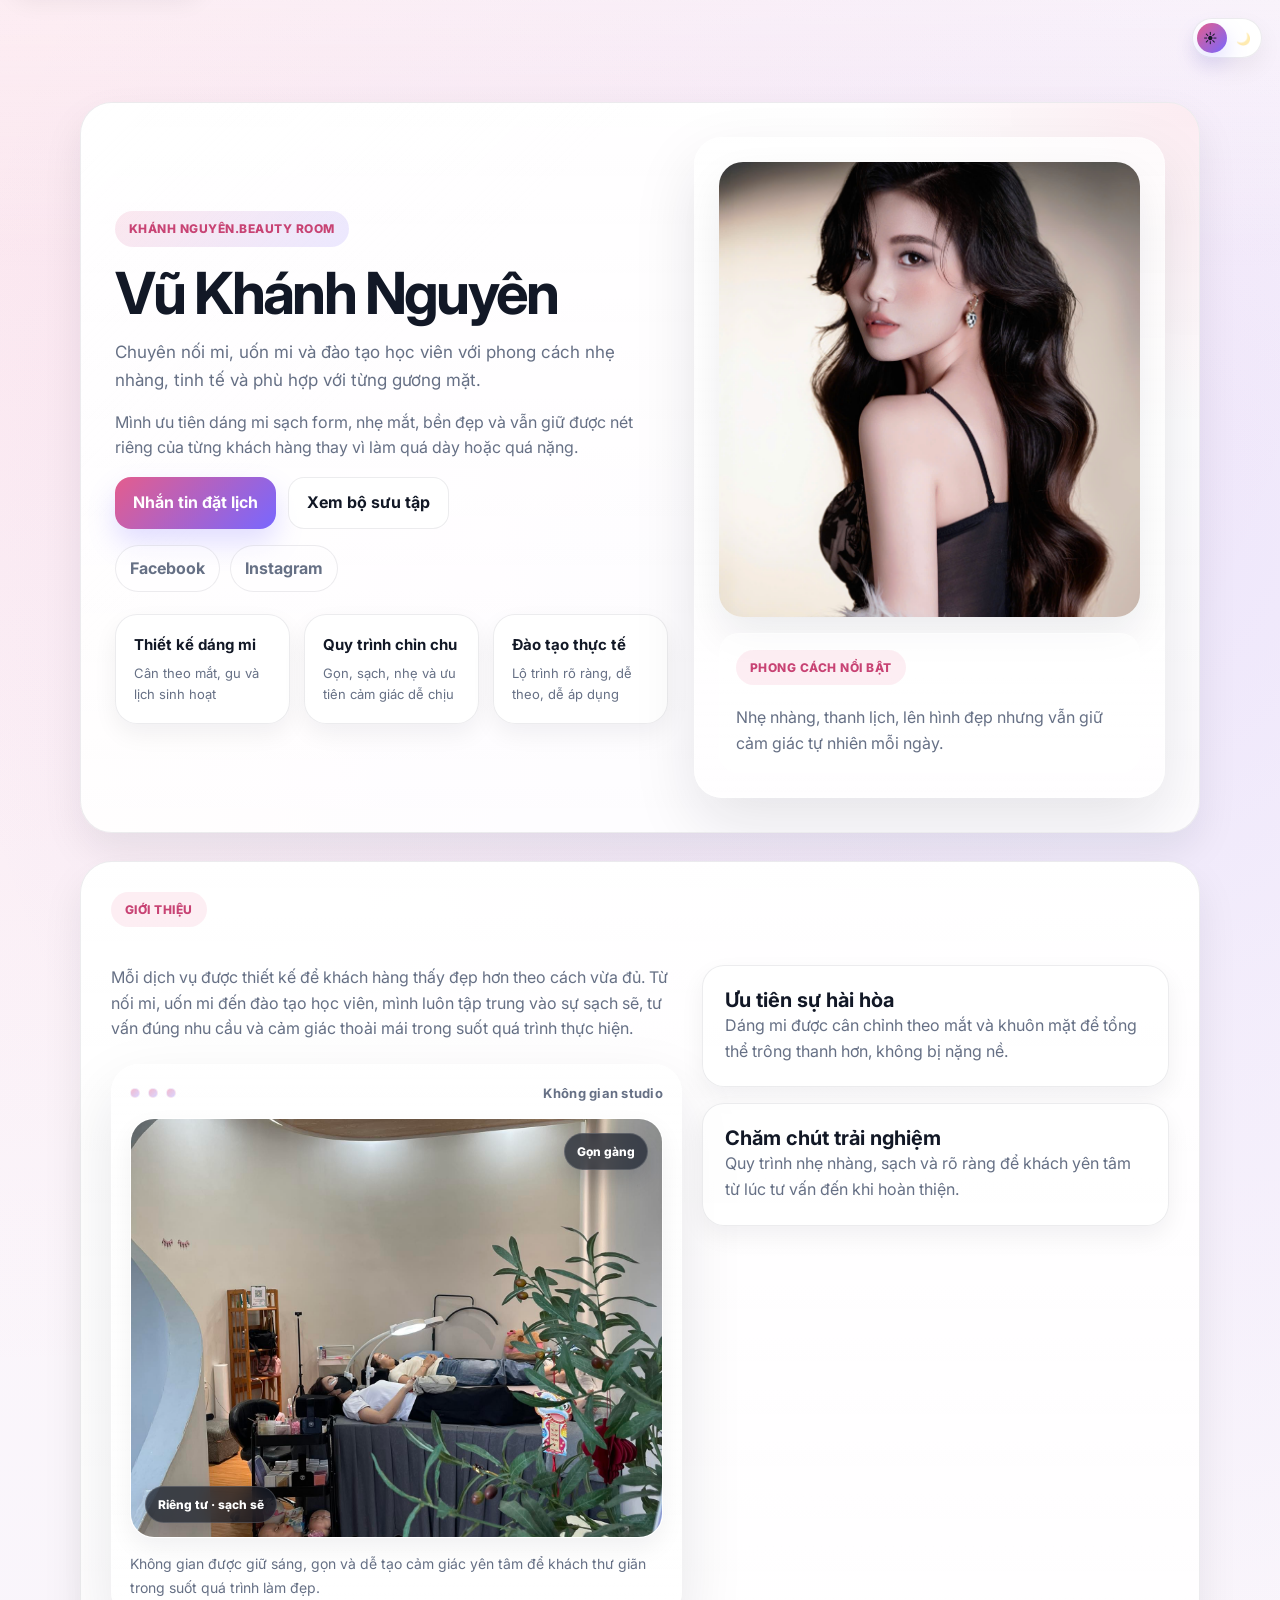
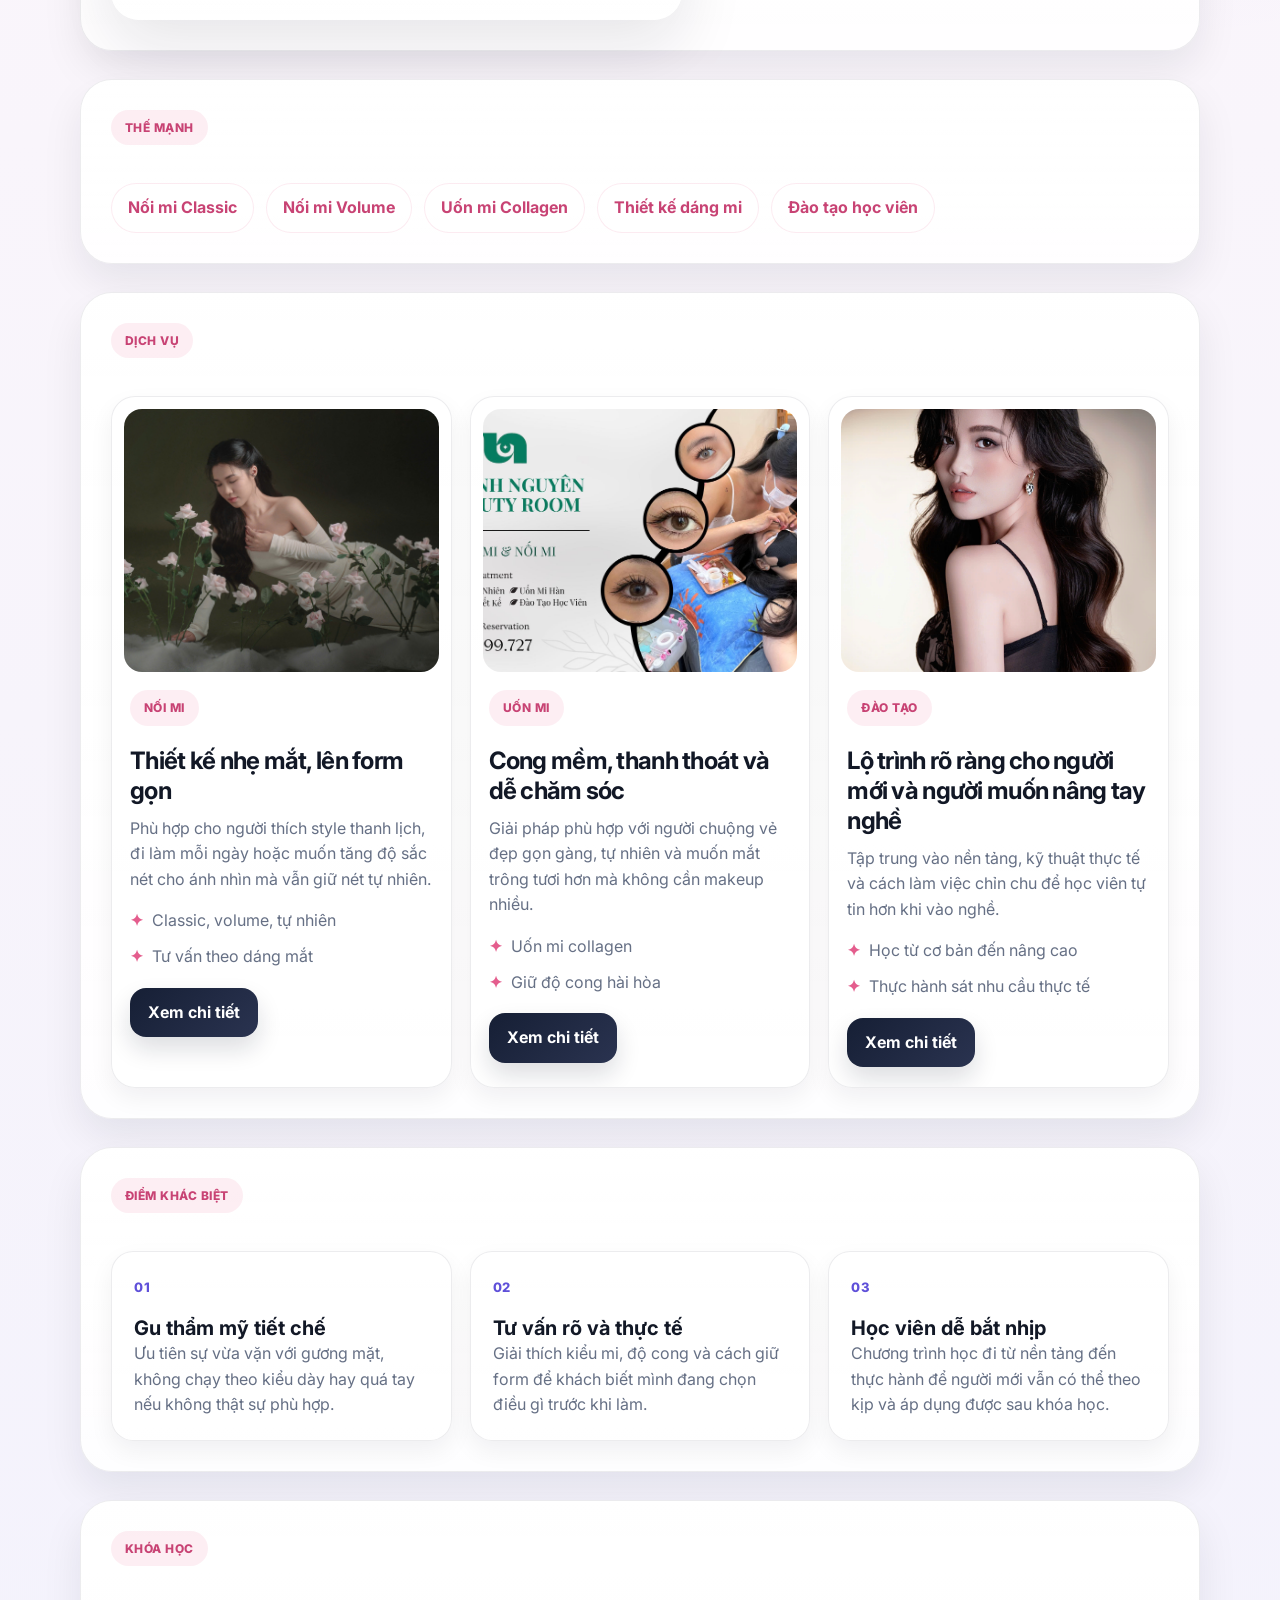
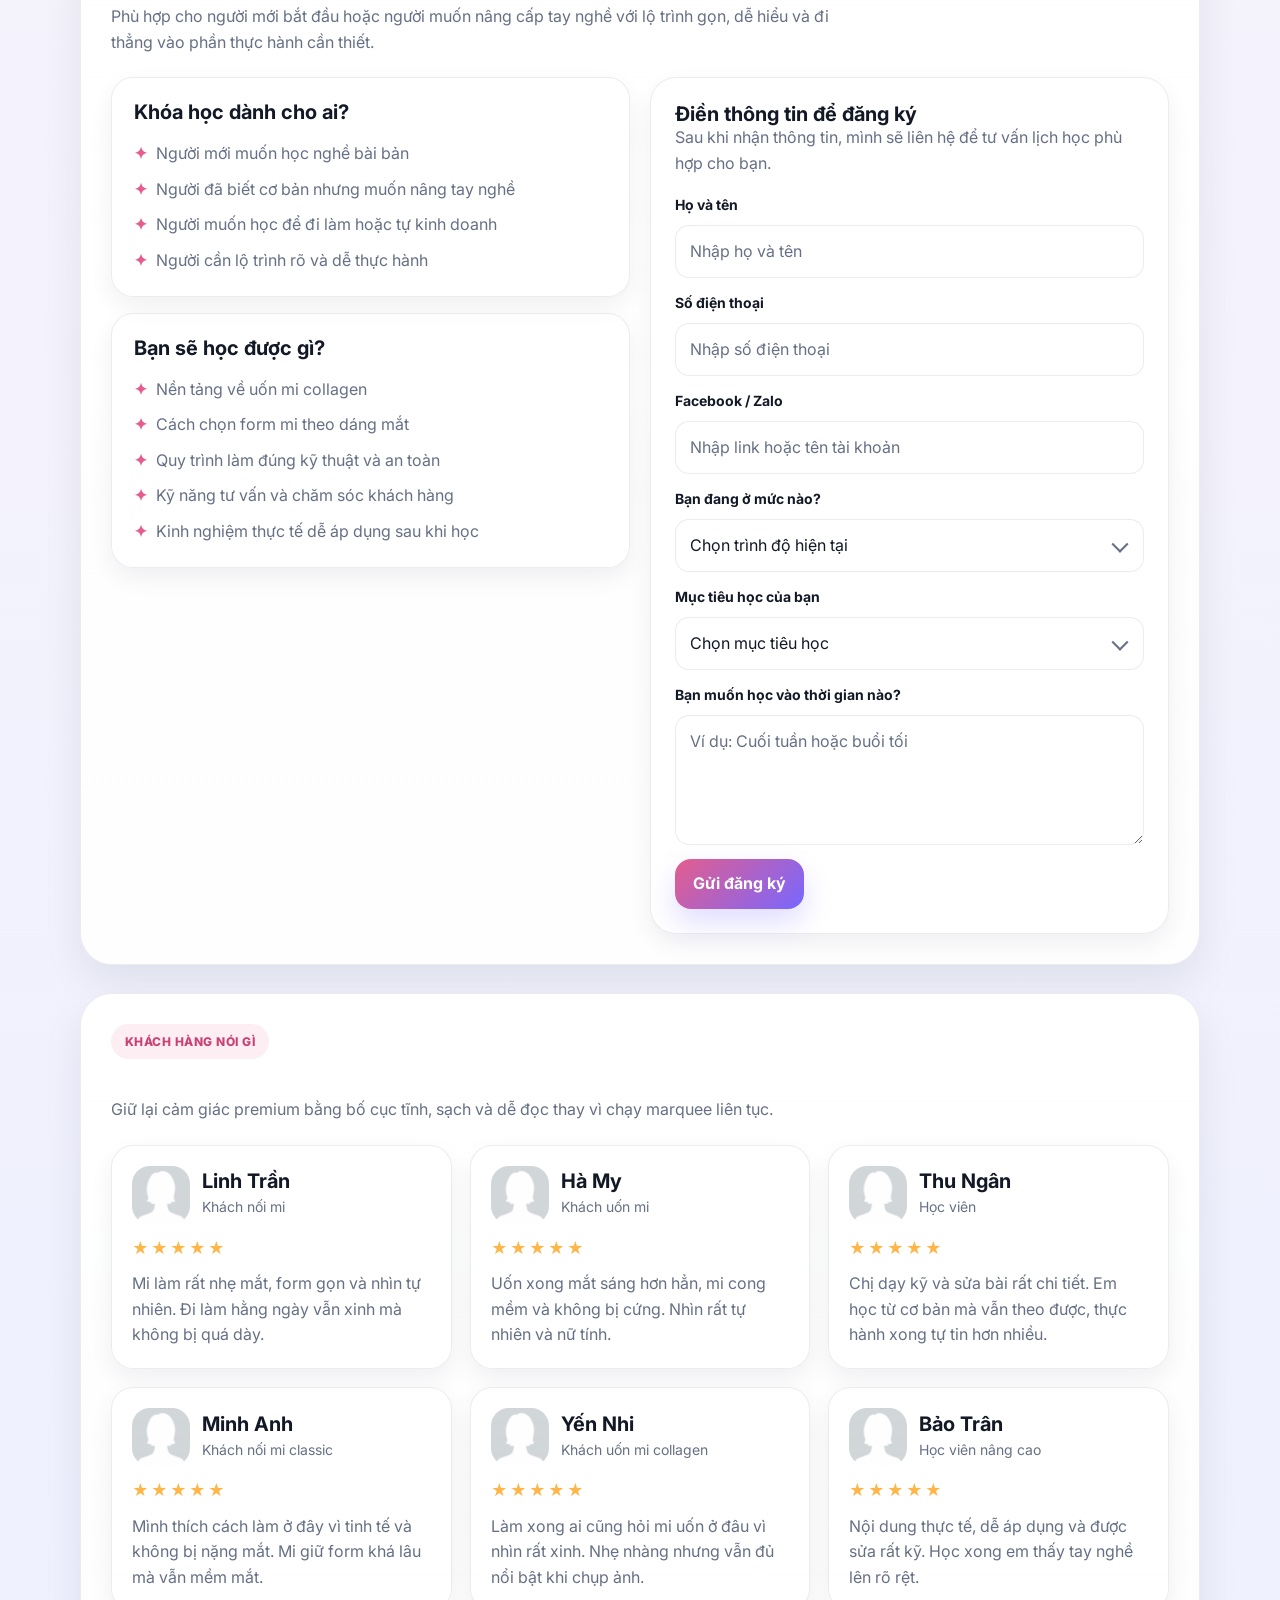
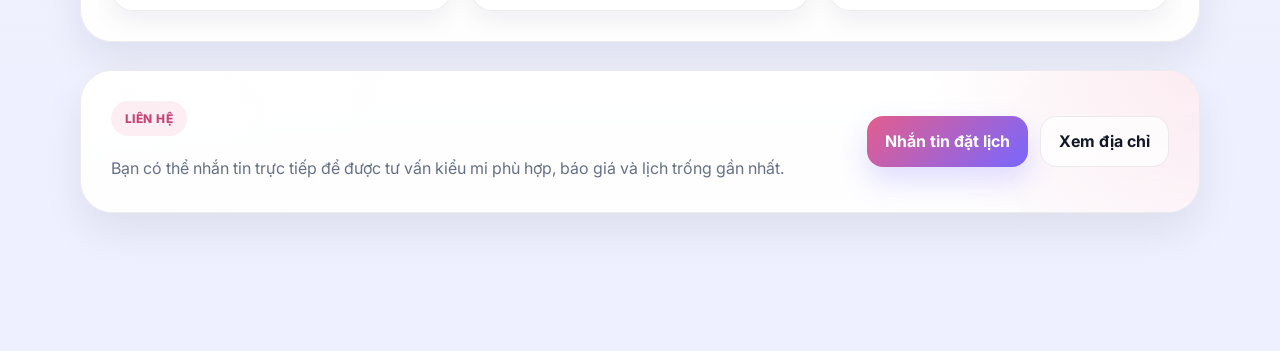
<file: index.html>
<!doctype html>
<html lang="vi">
  <head>
    <meta charset="UTF-8" />
    <meta
      name="viewport"
      content="width=device-width, initial-scale=1.0, viewport-fit=cover"
    />
    <meta
      name="description"
      content="Beauty Studio chuyên nối mi, uốn mi và đào tạo học viên với phong cách tinh tế, hiện đại và chỉn chu."
    />
    <title>Khánh Nguyên.Beauty Room | Uốn Mi, Nối Mi Hàn</title>

    <link rel="preconnect" href="https://fonts.googleapis.com" />
    <link rel="preconnect" href="https://fonts.gstatic.com" crossorigin />
    <link
      href="https://fonts.googleapis.com/css2?family=Inter:wght@400;500;600;700;800&display=swap"
      rel="stylesheet"
    />
    <script>
      document.documentElement.classList.add("js");
    </script>

    <link rel="stylesheet" href="style.css" />
  </head>

  <body>
    <a class="skip-link" href="#mainContent">Bỏ qua nội dung chính</a>

    <div class="theme-switch">
      <label class="theme-toggle" for="darkToggle">
        <input
          type="checkbox"
          id="darkToggle"
          class="sr-only"
          aria-label="Chuyển chế độ sáng tối"
        />
        <span class="theme-toggle-track" aria-hidden="true">
          <span class="theme-icon theme-icon-sun">☀️</span>
          <span class="theme-icon theme-icon-moon">🌙</span>
          <span class="theme-toggle-thumb"></span>
        </span>
      </label>
    </div>

    <main id="mainContent">
      <header class="hero reveal">
        <div class="hero-surface">
          <div class="hero-copy">
            <span class="hero-badge">Khánh Nguyên.Beauty Room</span>
            <h1>Vũ Khánh Nguyên</h1>
            <p class="hero-text">
              Chuyên nối mi, uốn mi và đào tạo học viên với phong cách nhẹ
              nhàng, tinh tế và phù hợp với từng gương mặt.
            </p>
            <p class="hero-subtext">
              Mình ưu tiên dáng mi sạch form, nhẹ mắt, bền đẹp và vẫn giữ được
              nét riêng của từng khách hàng thay vì làm quá dày hoặc quá nặng.
            </p>

            <div class="hero-actions">
              <a
                href="https://m.me/khanhnguyenbeautyroom"
                target="_blank"
                rel="noopener noreferrer"
                class="btn btn-primary"
              >
                Nhắn tin đặt lịch
              </a>
              <a href="gallery.html" class="btn btn-outline">
                Xem bộ sưu tập
              </a>
            </div>

            <div class="hero-socials" aria-label="Mạng xã hội Beauty Studio">
              <a
                href="https://www.facebook.com/khanhnguyenbeautyroom"
                target="_blank"
                rel="noopener noreferrer"
                class="social-link"
              >
                Facebook
              </a>
              <a
                href="https://www.instagram.com/bobilunn"
                target="_blank"
                rel="noopener noreferrer"
                class="social-link"
              >
                Instagram
              </a>
            </div>

            <div class="hero-stats">
              <article class="hero-stat">
                <strong>Thiết kế dáng mi</strong>
                <span>Cân theo mắt, gu và lịch sinh hoạt</span>
              </article>
              <article class="hero-stat">
                <strong>Quy trình chỉn chu</strong>
                <span>Gọn, sạch, nhẹ và ưu tiên cảm giác dễ chịu</span>
              </article>
              <article class="hero-stat">
                <strong>Đào tạo thực tế</strong>
                <span>Lộ trình rõ ràng, dễ theo, dễ áp dụng</span>
              </article>
            </div>
          </div>

          <div class="hero-media">
            <div class="hero-photo-card">
              <img
                class="hero-avatar"
                src="1925796174283432614.jpg"
                alt="Ảnh đại diện Beauty Studio"
                loading="eager"
                decoding="async"
                fetchpriority="high"
              />
              <div class="hero-media-note">
                <span class="note-label">Phong cách nổi bật</span>
                <p>
                  Nhẹ nhàng, thanh lịch, lên hình đẹp nhưng vẫn giữ cảm giác tự
                  nhiên mỗi ngày.
                </p>
              </div>
            </div>
          </div>
        </div>
      </header>

      <section class="section reveal">
        <div class="section-card intro-card">
          <div class="section-heading section-heading-left">
            <p class="section-label">Giới thiệu</p>
          </div>

          <div class="intro-grid">
            <div class="intro-copy">
              <p class="section-text section-text-left">
                Mỗi dịch vụ được thiết kế để khách hàng thấy đẹp hơn theo cách
                vừa đủ. Từ nối mi, uốn mi đến đào tạo học viên, mình luôn tập
                trung vào sự sạch sẽ, tư vấn đúng nhu cầu và cảm giác thoải mái
                trong suốt quá trình thực hiện.
              </p>

              <figure class="studio-frame hero-photo-card">
                <div class="studio-frame-header">
                  <div class="studio-frame-dots" aria-hidden="true">
                    <span></span>
                    <span></span>
                    <span></span>
                  </div>
                  <span class="studio-frame-label">Không gian studio</span>
                </div>

                <div class="studio-frame-media">
                  <img
                    class="studio-frame-image"
                    src="628014736_3981343795330964_4272153898292358613_n.jpg"
                    alt="Không gian bên trong Beauty Studio"
                    loading="lazy"
                    decoding="async"
                  />
                  <span class="studio-frame-chip studio-frame-chip-top"
                    >Gọn gàng</span
                  >
                  <span class="studio-frame-chip studio-frame-chip-bottom"
                    >Riêng tư · sạch sẽ</span
                  >
                </div>

                <figcaption class="studio-frame-caption">
                  Không gian được giữ sáng, gọn và dễ tạo cảm giác yên tâm để
                  khách thư giãn trong suốt quá trình làm đẹp.
                </figcaption>
              </figure>
            </div>

            <div class="feature-list">
              <article class="feature-item">
                <h3>Ưu tiên sự hài hòa</h3>
                <p>
                  Dáng mi được cân chỉnh theo mắt và khuôn mặt để tổng thể trông
                  thanh hơn, không bị nặng nề.
                </p>
              </article>

              <article class="feature-item">
                <h3>Chăm chút trải nghiệm</h3>
                <p>
                  Quy trình nhẹ nhàng, sạch và rõ ràng để khách yên tâm từ lúc
                  tư vấn đến khi hoàn thiện.
                </p>
              </article>
            </div>
          </div>
        </div>
      </section>

      <section class="section reveal reveal-delay-1">
        <div class="section-card">
          <div class="section-heading section-heading-left">
            <p class="section-label">Thế mạnh</p>
          </div>

          <div class="tag-list" aria-label="Các dịch vụ nổi bật">
            <span>Nối mi Classic</span>
            <span>Nối mi Volume</span>
            <span>Uốn mi Collagen</span>
            <span>Thiết kế dáng mi</span>
            <span>Đào tạo học viên</span>
          </div>
        </div>
      </section>

      <section class="section reveal reveal-delay-2">
        <div class="section-card">
          <div class="section-heading section-heading-left">
            <p class="section-label">Dịch vụ</p>
          </div>

          <div class="service-grid">
            <article class="service-card reveal">
              <div class="service-thumb">
                <img
                  src="1191335020364129594.jpg"
                  alt="Dịch vụ nối mi"
                  loading="lazy"
                  decoding="async"
                />
              </div>

              <div class="service-content">
                <span class="card-eyebrow">Nối mi</span>
                <h3>Thiết kế nhẹ mắt, lên form gọn</h3>
                <p>
                  Phù hợp cho người thích style thanh lịch, đi làm mỗi ngày hoặc
                  muốn tăng độ sắc nét cho ánh nhìn mà vẫn giữ nét tự nhiên.
                </p>
                <ul class="service-meta">
                  <li>Classic, volume, tự nhiên</li>
                  <li>Tư vấn theo dáng mắt</li>
                </ul>
                <div class="service-actions">
                  <a href="gallery.html#noi" class="btn btn-dark"
                    >Xem chi tiết</a
                  >
                </div>
              </div>
            </article>

            <article class="service-card reveal reveal-delay-1">
              <div class="service-thumb">
                <img
                  src="482276356_122094760184803317_5385103604183241624_n.jpg"
                  alt="Dịch vụ uốn mi"
                  loading="lazy"
                  decoding="async"
                />
              </div>

              <div class="service-content">
                <span class="card-eyebrow">Uốn mi</span>
                <h3>Cong mềm, thanh thoát và dễ chăm sóc</h3>
                <p>
                  Giải pháp phù hợp với người chuộng vẻ đẹp gọn gàng, tự nhiên
                  và muốn mắt trông tươi hơn mà không cần makeup nhiều.
                </p>
                <ul class="service-meta">
                  <li>Uốn mi collagen</li>
                  <li>Giữ độ cong hài hòa</li>
                </ul>
                <div class="service-actions">
                  <a href="gallery.html#uon" class="btn btn-dark"
                    >Xem chi tiết</a
                  >
                </div>
              </div>
            </article>

            <article class="service-card reveal reveal-delay-2">
              <div class="service-thumb">
                <img
                  src="1925796174283432614.jpg"
                  alt="Đào tạo học viên beauty"
                  loading="lazy"
                  decoding="async"
                />
              </div>

              <div class="service-content">
                <span class="card-eyebrow">Đào tạo</span>
                <h3>
                  Lộ trình rõ ràng cho người mới và người muốn nâng tay nghề
                </h3>
                <p>
                  Tập trung vào nền tảng, kỹ thuật thực tế và cách làm việc chỉn
                  chu để học viên tự tin hơn khi vào nghề.
                </p>
                <ul class="service-meta">
                  <li>Học từ cơ bản đến nâng cao</li>
                  <li>Thực hành sát nhu cầu thực tế</li>
                </ul>
                <div class="service-actions">
                  <a href="gallery.html#dao" class="btn btn-dark"
                    >Xem chi tiết</a
                  >
                </div>
              </div>
            </article>
          </div>
        </div>
      </section>

      <section class="section reveal reveal-delay-3">
        <div class="section-card">
          <div class="section-heading section-heading-left">
            <p class="section-label">Điểm khác biệt</p>
          </div>

          <div class="signature-grid">
            <article class="signature-card">
              <span class="signature-number">01</span>
              <h3>Gu thẩm mỹ tiết chế</h3>
              <p>
                Ưu tiên sự vừa vặn với gương mặt, không chạy theo kiểu dày hay
                quá tay nếu không thật sự phù hợp.
              </p>
            </article>

            <article class="signature-card">
              <span class="signature-number">02</span>
              <h3>Tư vấn rõ và thực tế</h3>
              <p>
                Giải thích kiểu mi, độ cong và cách giữ form để khách biết mình
                đang chọn điều gì trước khi làm.
              </p>
            </article>

            <article class="signature-card">
              <span class="signature-number">03</span>
              <h3>Học viên dễ bắt nhịp</h3>
              <p>
                Chương trình học đi từ nền tảng đến thực hành để người mới vẫn
                có thể theo kịp và áp dụng được sau khóa học.
              </p>
            </article>
          </div>
        </div>
      </section>

      <section class="section reveal course-section">
        <div class="section-card">
          <div class="section-heading section-heading-left">
            <p class="section-label">Khóa học</p>
          </div>

          <p class="section-text section-text-left section-intro-text">
            Phù hợp cho người mới bắt đầu hoặc người muốn nâng cấp tay nghề với
            lộ trình gọn, dễ hiểu và đi thẳng vào phần thực hành cần thiết.
          </p>

          <div class="course-grid">
            <div class="course-info">
              <article class="course-panel">
                <h3>Khóa học dành cho ai?</h3>
                <ul class="course-list">
                  <li>Người mới muốn học nghề bài bản</li>
                  <li>Người đã biết cơ bản nhưng muốn nâng tay nghề</li>
                  <li>Người muốn học để đi làm hoặc tự kinh doanh</li>
                  <li>Người cần lộ trình rõ và dễ thực hành</li>
                </ul>
              </article>

              <article class="course-panel">
                <h3>Bạn sẽ học được gì?</h3>
                <ul class="course-list">
                  <li>Nền tảng về uốn mi collagen</li>
                  <li>Cách chọn form mi theo dáng mắt</li>
                  <li>Quy trình làm đúng kỹ thuật và an toàn</li>
                  <li>Kỹ năng tư vấn và chăm sóc khách hàng</li>
                  <li>Kinh nghiệm thực tế dễ áp dụng sau khi học</li>
                </ul>
              </article>
            </div>

            <form
              class="course-form"
              action="https://formspree.io/f/xlgaegpw"
              method="POST"
            >
              <h3>Điền thông tin để đăng ký</h3>
              <p class="form-note">
                Sau khi nhận thông tin, mình sẽ liên hệ để tư vấn lịch học phù
                hợp cho bạn.
              </p>

              <div class="form-group">
                <label for="studentName">Họ và tên</label>
                <input
                  type="text"
                  id="studentName"
                  name="name"
                  placeholder="Nhập họ và tên"
                  autocomplete="name"
                  required
                />
              </div>

              <div class="form-group">
                <label for="studentPhone">Số điện thoại</label>
                <input
                  type="tel"
                  id="studentPhone"
                  name="phone"
                  placeholder="Nhập số điện thoại"
                  autocomplete="tel"
                  required
                />
              </div>

              <div class="form-group">
                <label for="studentContact">Facebook / Zalo</label>
                <input
                  type="text"
                  id="studentContact"
                  name="contact"
                  placeholder="Nhập link hoặc tên tài khoản"
                  autocomplete="off"
                />
              </div>

              <div class="form-group">
                <label for="studentLevel">Bạn đang ở mức nào?</label>
                <div class="select-wrap">
                  <select id="studentLevel" name="level" required>
                    <option value="">Chọn trình độ hiện tại</option>
                    <option value="moi-bat-dau">Mới bắt đầu</option>
                    <option value="biet-co-ban">Đã biết cơ bản</option>
                    <option value="muon-nang-cao">
                      Muốn nâng cao tay nghề
                    </option>
                  </select>
                </div>
              </div>

              <div class="form-group">
                <label for="studentGoal">Mục tiêu học của bạn</label>
                <div class="select-wrap">
                  <select id="studentGoal" name="goal" required>
                    <option value="">Chọn mục tiêu học</option>
                    <option value="hoc-de-di-lam">Học để đi làm</option>
                    <option value="hoc-de-mo-tiem">Học để mở tiệm</option>
                    <option value="hoc-de-nang-tay-nghe">
                      Học để nâng tay nghề
                    </option>
                  </select>
                </div>
              </div>

              <div class="form-group">
                <label for="studentTime">Bạn muốn học vào thời gian nào?</label>
                <textarea
                  id="studentTime"
                  name="time"
                  rows="4"
                  placeholder="Ví dụ: Cuối tuần hoặc buổi tối"
                ></textarea>
              </div>

              <button type="submit" class="btn btn-primary">Gửi đăng ký</button>
            </form>
          </div>
        </div>
      </section>

      <section class="section reveal">
        <div class="section-card">
          <div class="section-heading section-heading-left">
            <p class="section-label">Khách hàng nói gì</p>
          </div>

          <p class="section-text section-text-left section-intro-text">
            Giữ lại cảm giác premium bằng bố cục tĩnh, sạch và dễ đọc thay vì
            chạy marquee liên tục.
          </p>

          <div class="feedback-grid">
            <article class="feedback-card">
              <div class="feedback-head">
                <img
                  class="feedback-portrait"
                  src="/won.jpg"
                  alt="Khách hàng Linh Trần"
                  loading="lazy"
                  decoding="async"
                />
                <div>
                  <h3>Linh Trần</h3>
                  <span>Khách nối mi</span>
                </div>
              </div>
              <div class="feedback-rating" aria-label="5 trên 5 sao">★★★★★</div>
              <p>
                Mi làm rất nhẹ mắt, form gọn và nhìn tự nhiên. Đi làm hằng ngày
                vẫn xinh mà không bị quá dày.
              </p>
            </article>

            <article class="feedback-card">
              <div class="feedback-head">
                <img
                  class="feedback-portrait"
                  src="/won.jpg"
                  alt="Khách hàng Hà My"
                  loading="lazy"
                  decoding="async"
                />
                <div>
                  <h3>Hà My</h3>
                  <span>Khách uốn mi</span>
                </div>
              </div>
              <div class="feedback-rating" aria-label="5 trên 5 sao">★★★★★</div>
              <p>
                Uốn xong mắt sáng hơn hẳn, mi cong mềm và không bị cứng. Nhìn
                rất tự nhiên và nữ tính.
              </p>
            </article>

            <article class="feedback-card">
              <div class="feedback-head">
                <img
                  class="feedback-portrait"
                  src="./won.jpg"
                  alt="Khách hàng Thu Ngân"
                  loading="lazy"
                  decoding="async"
                />
                <div>
                  <h3>Thu Ngân</h3>
                  <span>Học viên</span>
                </div>
              </div>
              <div class="feedback-rating" aria-label="5 trên 5 sao">★★★★★</div>
              <p>
                Chị dạy kỹ và sửa bài rất chi tiết. Em học từ cơ bản mà vẫn theo
                được, thực hành xong tự tin hơn nhiều.
              </p>
            </article>

            <article class="feedback-card">
              <div class="feedback-head">
                <img
                  class="feedback-portrait"
                  src="/won.jpg"
                  alt="Khách hàng Minh Anh"
                  loading="lazy"
                  decoding="async"
                />
                <div>
                  <h3>Minh Anh</h3>
                  <span>Khách nối mi classic</span>
                </div>
              </div>
              <div class="feedback-rating" aria-label="5 trên 5 sao">★★★★★</div>
              <p>
                Mình thích cách làm ở đây vì tinh tế và không bị nặng mắt. Mi
                giữ form khá lâu mà vẫn mềm mắt.
              </p>
            </article>

            <article class="feedback-card">
              <div class="feedback-head">
                <img
                  class="feedback-portrait"
                  src="/won.jpg"
                  alt="Khách hàng Yến Nhi"
                  loading="lazy"
                  decoding="async"
                />
                <div>
                  <h3>Yến Nhi</h3>
                  <span>Khách uốn mi collagen</span>
                </div>
              </div>
              <div class="feedback-rating" aria-label="5 trên 5 sao">★★★★★</div>
              <p>
                Làm xong ai cũng hỏi mi uốn ở đâu vì nhìn rất xinh. Nhẹ nhàng
                nhưng vẫn đủ nổi bật khi chụp ảnh.
              </p>
            </article>

            <article class="feedback-card">
              <div class="feedback-head">
                <img
                  class="feedback-portrait"
                  src="/won.jpg"
                  alt="Khách hàng Bảo Trân"
                  loading="lazy"
                  decoding="async"
                />
                <div>
                  <h3>Bảo Trân</h3>
                  <span>Học viên nâng cao</span>
                </div>
              </div>
              <div class="feedback-rating" aria-label="5 trên 5 sao">★★★★★</div>
              <p>
                Nội dung thực tế, dễ áp dụng và được sửa rất kỹ. Học xong em
                thấy tay nghề lên rõ rệt.
              </p>
            </article>
          </div>
        </div>
      </section>

      <section class="section reveal reveal-delay-2">
        <div class="contact-band">
          <div>
            <p class="section-label">Liên hệ</p>
            <p class="section-text section-text-left contact-text">
              Bạn có thể nhắn tin trực tiếp để được tư vấn kiểu mi phù hợp, báo
              giá và lịch trống gần nhất.
            </p>
          </div>

          <div class="contact-actions">
            <a
              href="https://m.me/khanhnguyenbeautyroom"
              target="_blank"
              rel="noopener noreferrer"
              class="btn btn-primary"
            >
              Nhắn tin đặt lịch
            </a>

            <a
              href="https://www.google.com/maps?q=10.0452,105.7469"
              target="_blank"
              rel="noopener noreferrer"
              class="btn btn-outline"
            >
              Xem địa chỉ
            </a>
          </div>
        </div>
      </section>
    </main>
    <button id="scrollTopBtn" aria-label="Cuộn lên đầu trang" type="button">
      ↑
    </button>

    <script src="script.js"></script>
  </body>
</html>
</file>
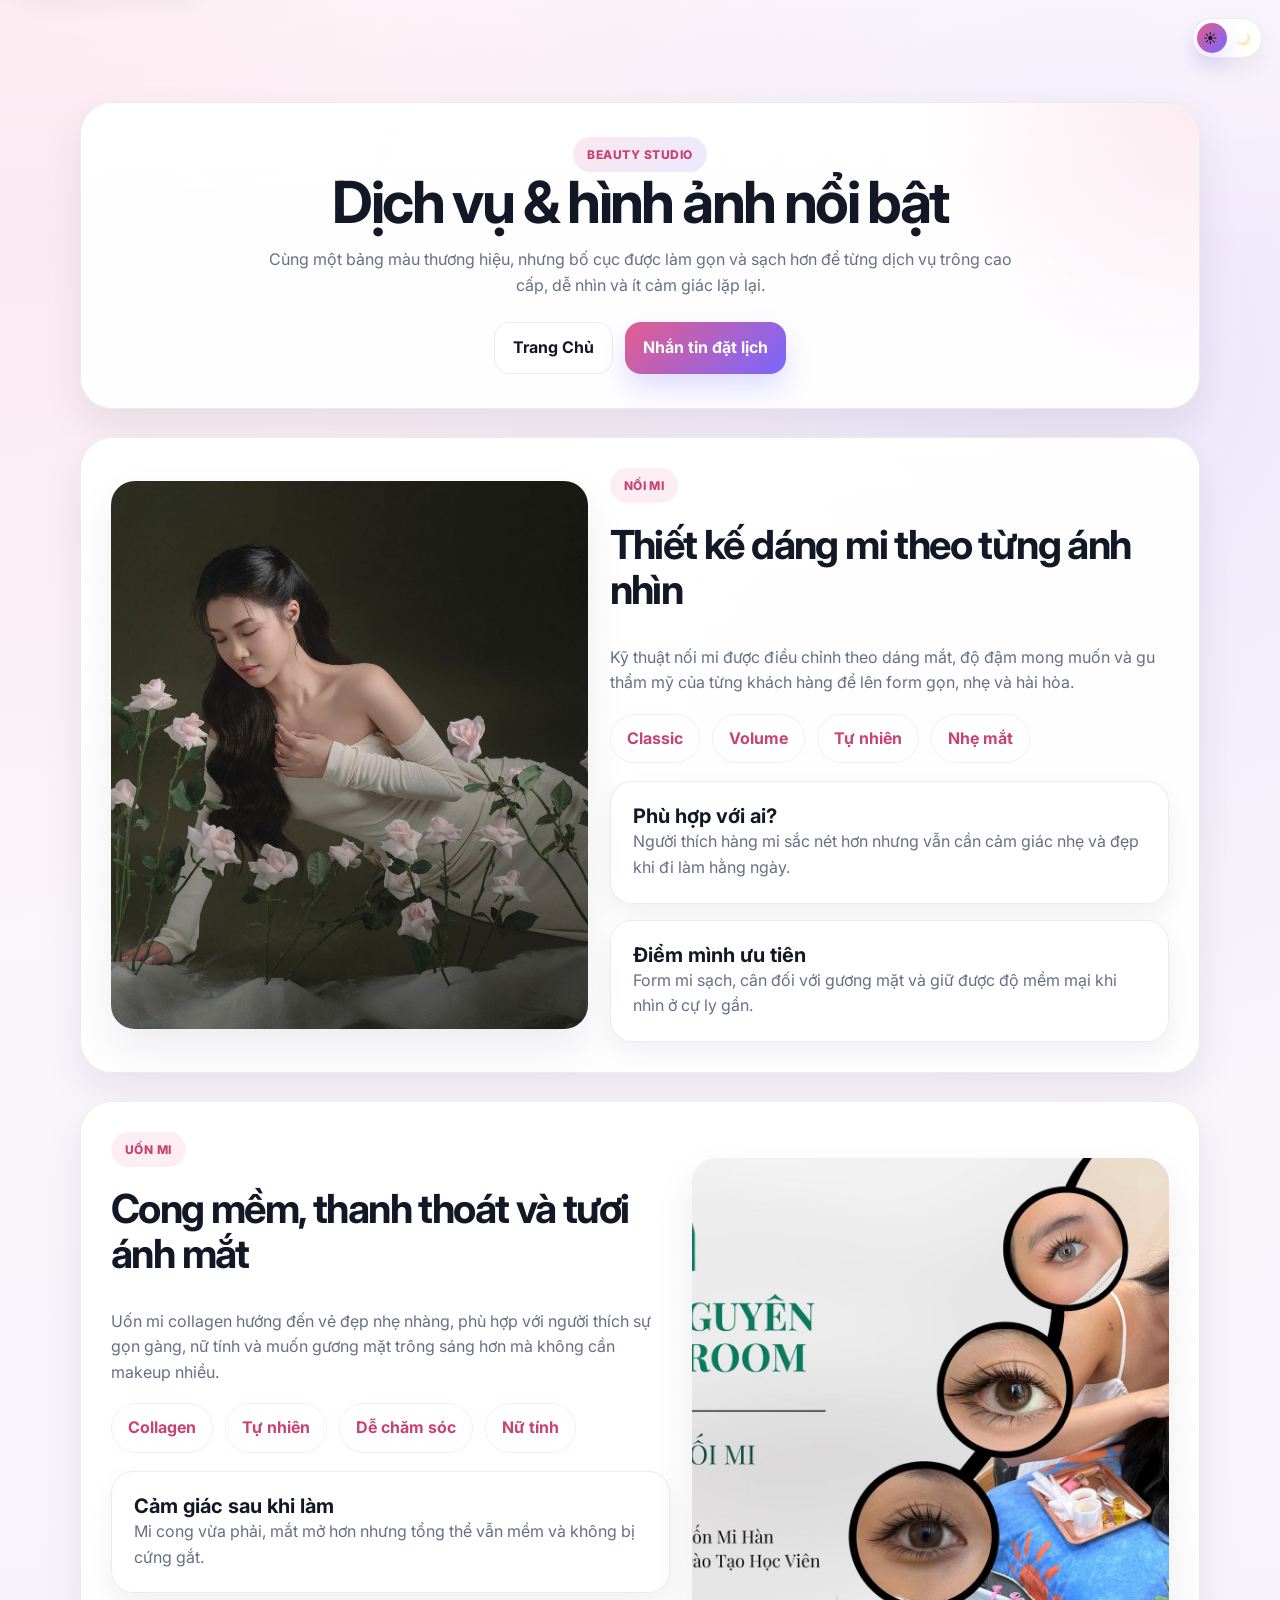
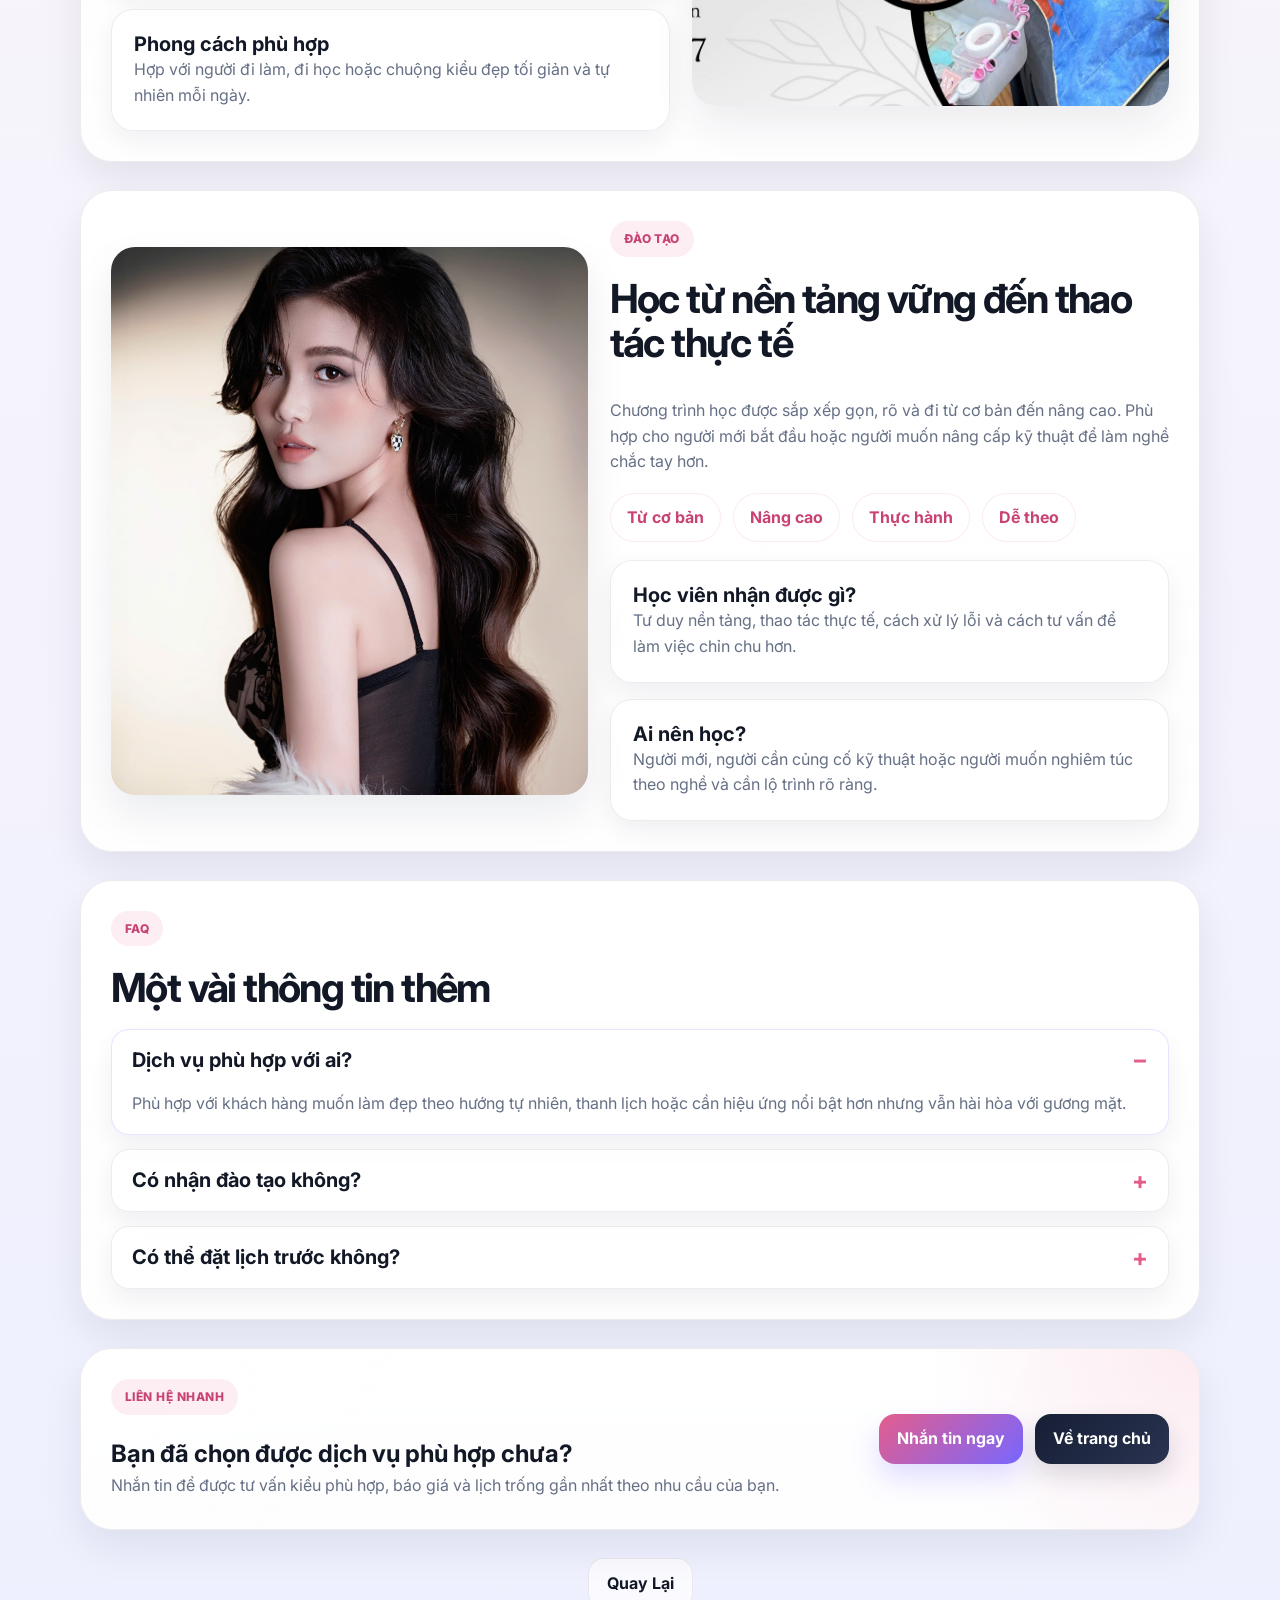
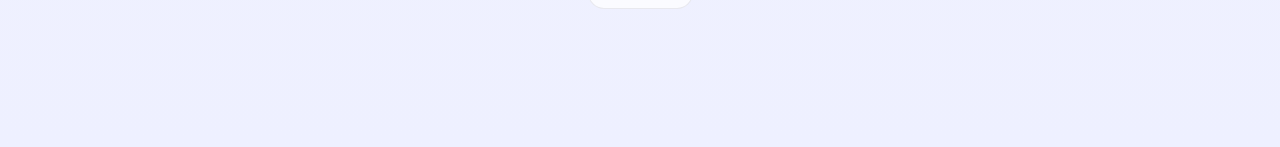
<file: gallery.html>
<!doctype html>
<html lang="vi">
  <head>
    <meta charset="UTF-8" />
    <meta
      name="viewport"
      content="width=device-width, initial-scale=1.0, viewport-fit=cover"
    />
    <meta
      name="description"
      content="Bộ sưu tập dịch vụ nối mi, uốn mi và đào tạo học viên tại Beauty Studio."
    />
    <title>Bộ sưu tập dịch vụ | Beauty Studio</title>

    <link rel="preconnect" href="https://fonts.googleapis.com" />
    <link rel="preconnect" href="https://fonts.gstatic.com" crossorigin />
    <link
      href="https://fonts.googleapis.com/css2?family=Inter:wght@400;500;600;700;800&display=swap"
      rel="stylesheet"
    />
    <script>
      document.documentElement.classList.add("js");
    </script>

    <link rel="stylesheet" href="style.css" />
  </head>

  <body class="gallery-page">
    <a class="skip-link" href="#mainContent">Bỏ qua nội dung chính</a>

    <div class="theme-switch">
      <label class="theme-toggle" for="darkToggle">
        <input
          type="checkbox"
          id="darkToggle"
          class="sr-only"
          aria-label="Chuyển chế độ sáng tối"
        />
        <span class="theme-toggle-track" aria-hidden="true">
          <span class="theme-icon theme-icon-sun">☀️</span>
          <span class="theme-icon theme-icon-moon">🌙</span>
          <span class="theme-toggle-thumb"></span>
        </span>
      </label>
    </div>

    <main id="mainContent">
      <header class="page-hero reveal">
        <div class="page-hero-surface">
          <span class="page-badge">Beauty Studio</span>
          <h1>Dịch vụ & hình ảnh nổi bật</h1>
          <p>
            Cùng một bảng màu thương hiệu, nhưng bố cục được làm gọn và sạch hơn
            để từng dịch vụ trông cao cấp, dễ nhìn và ít cảm giác lặp lại.
          </p>

          <div class="page-hero-actions">
            <a href="index.html" class="btn btn-outline">Trang Chủ</a>
            <a
              href="https://m.me/khanhnguyenbeautyroom"
              target="_blank"
              rel="noopener noreferrer"
              class="btn btn-primary"
            >
              Nhắn tin đặt lịch
            </a>
          </div>
        </div>
      </header>

      <section class="section reveal" id="noi">
        <div class="service-showcase section-card">
          <div class="showcase-media">
            <img
              src="1191335020364129594.jpg"
              alt="Mẫu nối mi Beauty Studio"
              loading="eager"
              decoding="async"
            />
          </div>

          <div class="showcase-copy">
            <div class="section-heading section-heading-left compact-heading">
              <p class="section-label">Nối mi</p>
              <h2>Thiết kế dáng mi theo từng ánh nhìn</h2>
            </div>

            <p class="section-text section-text-left">
              Kỹ thuật nối mi được điều chỉnh theo dáng mắt, độ đậm mong muốn và
              gu thẩm mỹ của từng khách hàng để lên form gọn, nhẹ và hài hòa.
            </p>

            <div class="showcase-chips">
              <span>Classic</span>
              <span>Volume</span>
              <span>Tự nhiên</span>
              <span>Nhẹ mắt</span>
            </div>

            <div class="showcase-points">
              <article class="mini-card">
                <h3>Phù hợp với ai?</h3>
                <p>
                  Người thích hàng mi sắc nét hơn nhưng vẫn cần cảm giác nhẹ và
                  đẹp khi đi làm hằng ngày.
                </p>
              </article>

              <article class="mini-card">
                <h3>Điểm mình ưu tiên</h3>
                <p>
                  Form mi sạch, cân đối với gương mặt và giữ được độ mềm mại khi
                  nhìn ở cự ly gần.
                </p>
              </article>
            </div>
          </div>
        </div>
      </section>

      <section class="section reveal reveal-delay-1" id="uon">
        <div class="service-showcase section-card reverse-layout">
          <div class="showcase-media">
            <img
              src="482276356_122094760184803317_5385103604183241624_n.jpg"
              alt="Mẫu uốn mi Beauty Studio"
              loading="lazy"
              decoding="async"
            />
          </div>

          <div class="showcase-copy">
            <div class="section-heading section-heading-left compact-heading">
              <p class="section-label">Uốn mi</p>
              <h2>Cong mềm, thanh thoát và tươi ánh mắt</h2>
            </div>

            <p class="section-text section-text-left">
              Uốn mi collagen hướng đến vẻ đẹp nhẹ nhàng, phù hợp với người
              thích sự gọn gàng, nữ tính và muốn gương mặt trông sáng hơn mà
              không cần makeup nhiều.
            </p>

            <div class="showcase-chips">
              <span>Collagen</span>
              <span>Tự nhiên</span>
              <span>Dễ chăm sóc</span>
              <span>Nữ tính</span>
            </div>

            <div class="showcase-points">
              <article class="mini-card">
                <h3>Cảm giác sau khi làm</h3>
                <p>
                  Mi cong vừa phải, mắt mở hơn nhưng tổng thể vẫn mềm và không
                  bị cứng gắt.
                </p>
              </article>

              <article class="mini-card">
                <h3>Phong cách phù hợp</h3>
                <p>
                  Hợp với người đi làm, đi học hoặc chuộng kiểu đẹp tối giản và
                  tự nhiên mỗi ngày.
                </p>
              </article>
            </div>
          </div>
        </div>
      </section>

      <section class="section reveal reveal-delay-2" id="dao">
        <div class="service-showcase section-card">
          <div class="showcase-media">
            <img
              src="1925796174283432614.jpg"
              alt="Lớp đào tạo học viên Beauty Studio"
              loading="lazy"
              decoding="async"
            />
          </div>

          <div class="showcase-copy">
            <div class="section-heading section-heading-left compact-heading">
              <p class="section-label">Đào tạo</p>
              <h2>Học từ nền tảng vững đến thao tác thực tế</h2>
            </div>

            <p class="section-text section-text-left">
              Chương trình học được sắp xếp gọn, rõ và đi từ cơ bản đến nâng
              cao. Phù hợp cho người mới bắt đầu hoặc người muốn nâng cấp kỹ
              thuật để làm nghề chắc tay hơn.
            </p>

            <div class="showcase-chips">
              <span>Từ cơ bản</span>
              <span>Nâng cao</span>
              <span>Thực hành</span>
              <span>Dễ theo</span>
            </div>

            <div class="showcase-points">
              <article class="mini-card">
                <h3>Học viên nhận được gì?</h3>
                <p>
                  Tư duy nền tảng, thao tác thực tế, cách xử lý lỗi và cách tư
                  vấn để làm việc chỉn chu hơn.
                </p>
              </article>

              <article class="mini-card">
                <h3>Ai nên học?</h3>
                <p>
                  Người mới, người cần củng cố kỹ thuật hoặc người muốn nghiêm
                  túc theo nghề và cần lộ trình rõ ràng.
                </p>
              </article>
            </div>
          </div>
        </div>
      </section>

      <section class="section reveal reveal-delay-3">
        <div class="section-card faq-card">
          <div class="section-heading section-heading-left">
            <p class="section-label">FAQ</p>
            <h2>Một vài thông tin thêm</h2>
          </div>

          <div class="faq-list">
            <details class="faq-item" open>
              <summary class="faq-summary">Dịch vụ phù hợp với ai?</summary>
              <p>
                Phù hợp với khách hàng muốn làm đẹp theo hướng tự nhiên, thanh
                lịch hoặc cần hiệu ứng nổi bật hơn nhưng vẫn hài hòa với gương
                mặt.
              </p>
            </details>

            <details class="faq-item">
              <summary class="faq-summary">Có nhận đào tạo không?</summary>
              <p>
                Có. Mình nhận đào tạo từ cơ bản đến nâng cao cho học viên muốn
                theo nghề nghiêm túc và cần thực hành sát thực tế.
              </p>
            </details>

            <details class="faq-item">
              <summary class="faq-summary">
                Có thể đặt lịch trước không?
              </summary>
              <p>
                Có. Bạn nên nhắn trước để được tư vấn kiểu mi phù hợp và giữ
                khung giờ đẹp, đặc biệt vào cuối tuần hoặc dịp cao điểm.
              </p>
            </details>
          </div>
        </div>
      </section>

      <section class="section reveal">
        <div class="contact-band">
          <div>
            <p class="section-label">Liên hệ nhanh</p>
            <h2>Bạn đã chọn được dịch vụ phù hợp chưa?</h2>
            <p class="section-text section-text-left contact-text">
              Nhắn tin để được tư vấn kiểu phù hợp, báo giá và lịch trống gần
              nhất theo nhu cầu của bạn.
            </p>
          </div>

          <div class="contact-actions">
            <a
              href="https://m.me/khanhnguyenbeautyroom"
              target="_blank"
              rel="noopener noreferrer"
              class="btn btn-primary"
            >
              Nhắn tin ngay
            </a>
            <a href="index.html" class="btn btn-dark">Về trang chủ</a>
          </div>
        </div>
      </section>
    </main>

    <div class="back-home">
      <a href="index.html" class="btn btn-outline">Quay Lại</a>
    </div>

    <button id="scrollTopBtn" aria-label="Cuộn lên đầu trang" type="button">
      ↑
    </button>

    <script src="script.js"></script>
  </body>
</html>
</file>
<file: style.css>
:root {
  color-scheme: light;
  --bg: #f7f4fb;
  --bg-soft: #fff8fb;
  --bg-accent: #eef0ff;
  --surface: rgba(255, 255, 255, 0.9);
  --surface-strong: rgba(255, 255, 255, 0.96);
  --surface-muted: rgba(255, 255, 255, 0.72);
  --primary: #e45d8d;
  --primary-dark: #c84374;
  --secondary: #7867ff;
  --secondary-dark: #5f50d9;
  --text: #121826;
  --text-soft: #667085;
  --line: rgba(17, 24, 39, 0.08);
  --line-strong: rgba(17, 24, 39, 0.12);
  --white: #ffffff;
  --shadow-sm: 0 10px 24px rgba(15, 23, 42, 0.06);
  --shadow-md: 0 18px 40px rgba(15, 23, 42, 0.08);
  --shadow-lg: 0 26px 64px rgba(15, 23, 42, 0.1);
  --radius-xl: 32px;
  --radius-lg: 24px;
  --radius-md: 18px;
  --radius-sm: 14px;
  --container: 1120px;
}

* {
  margin: 0;
  padding: 0;
  box-sizing: border-box;
}

html {
  scroll-behavior: smooth;
}

html,
body {
  -webkit-overflow-scrolling: touch;
}

body {
  min-height: 100vh;
  font-family: "Inter", sans-serif;
  color: var(--text);
  line-height: 1.6;
  background:
    radial-gradient(
      circle at top left,
      rgba(228, 93, 141, 0.12),
      transparent 26%
    ),
    radial-gradient(
      circle at 84% 10%,
      rgba(120, 103, 255, 0.12),
      transparent 24%
    ),
    linear-gradient(180deg, var(--bg-soft), var(--bg) 45%, var(--bg-accent));
  padding: max(24px, env(safe-area-inset-top))
    max(16px, env(safe-area-inset-right))
    max(110px, calc(110px + env(safe-area-inset-bottom)))
    max(16px, env(safe-area-inset-left));
  transition:
    background 0.35s ease,
    color 0.25s ease;
  -webkit-tap-highlight-color: transparent;
  overflow-x: hidden;
}

body::before {
  content: "";
  position: fixed;
  inset: 0;
  background: linear-gradient(
    180deg,
    rgba(255, 255, 255, 0.32),
    transparent 30%
  );
  pointer-events: none;
  z-index: -1;
}

body.dark {
  color-scheme: dark;
  --bg: #0b1020;
  --bg-soft: #101526;
  --bg-accent: #151b31;
  --surface: rgba(18, 24, 39, 0.88);
  --surface-strong: rgba(22, 29, 48, 0.95);
  --surface-muted: rgba(255, 255, 255, 0.05);
  --text: #f4f7fb;
  --text-soft: #a7b0c0;
  --line: rgba(255, 255, 255, 0.08);
  --line-strong: rgba(255, 255, 255, 0.14);
  --shadow-sm: 0 12px 24px rgba(0, 0, 0, 0.22);
  --shadow-md: 0 18px 42px rgba(0, 0, 0, 0.28);
  --shadow-lg: 0 28px 64px rgba(0, 0, 0, 0.34);
  background:
    radial-gradient(
      circle at top left,
      rgba(120, 103, 255, 0.15),
      transparent 24%
    ),
    radial-gradient(
      circle at 82% 12%,
      rgba(228, 93, 141, 0.12),
      transparent 24%
    ),
    linear-gradient(180deg, var(--bg-soft), var(--bg) 46%, var(--bg-accent));
}

img {
  display: block;
  max-width: 100%;
}

button,
input,
textarea,
select {
  font: inherit;
}

button,
select,
input,
textarea {
  font-size: 16px;
}

button {
  border: none;
  background: none;
}

a {
  color: inherit;
  text-decoration: none;
}

main {
  display: block;
}

.sr-only {
  position: absolute;
  width: 1px;
  height: 1px;
  padding: 0;
  margin: -1px;
  overflow: hidden;
  clip: rect(0, 0, 0, 0);
  white-space: nowrap;
  border: 0;
}

.skip-link {
  position: fixed;
  top: 10px;
  left: 10px;
  z-index: 1200;
  padding: 10px 14px;
  border-radius: 999px;
  background: var(--surface-strong);
  color: var(--text);
  box-shadow: var(--shadow-sm);
  transform: translateY(-140%);
  transition: transform 0.2s ease;
}

.skip-link:focus {
  transform: translateY(0);
}

.section,
.hero,
.page-hero,
.back-home {
  width: min(var(--container), 100%);
  margin: 0 auto 28px;
}

.section-card,
.contact-band,
.hero-surface,
.page-hero-surface {
  background: linear-gradient(180deg, var(--surface-strong), var(--surface));
  border: 1px solid var(--line);
  border-radius: var(--radius-xl);
  box-shadow: var(--shadow-md);
}

.section-card,
.contact-band {
  padding: 30px;
}

.section-card:hover,
.contact-band:hover,
.service-card:hover,
.feedback-card:hover,
.signature-card:hover,
.course-panel:hover,
.course-form:hover,
.mini-card:hover {
  box-shadow: var(--shadow-lg);
}

.theme-switch {
  position: fixed;
  top: max(18px, calc(env(safe-area-inset-top) + 8px));
  right: max(18px, calc(env(safe-area-inset-right) + 10px));
  z-index: 1100;
}

.theme-toggle {
  display: inline-flex;
  cursor: pointer;
}

.theme-toggle-track {
  position: relative;
  width: 70px;
  height: 40px;
  padding: 0 10px;
  display: flex;
  align-items: center;
  justify-content: space-between;
  border-radius: 999px;
  background: var(--surface-strong);
  border: 1px solid var(--line);
  box-shadow: var(--shadow-sm);
  transition:
    border-color 0.25s ease,
    box-shadow 0.25s ease,
    transform 0.25s ease;
}

.theme-toggle:hover .theme-toggle-track {
  transform: translateY(-1px);
}

.theme-toggle-thumb {
  position: absolute;
  top: 4px;
  left: 4px;
  width: 30px;
  height: 30px;
  border-radius: 50%;
  background: linear-gradient(135deg, var(--primary), var(--secondary));
  box-shadow: 0 10px 22px rgba(120, 103, 255, 0.22);
  transition: transform 0.3s ease;
}

.theme-icon {
  position: relative;
  z-index: 1;
  font-size: 13px;
  opacity: 0.68;
  transition:
    opacity 0.25s ease,
    transform 0.25s ease;
  user-select: none;
}

#darkToggle:focus-visible + .theme-toggle-track {
  outline: 2px solid rgba(120, 103, 255, 0.28);
  outline-offset: 4px;
}

#darkToggle:checked + .theme-toggle-track .theme-toggle-thumb {
  transform: translateX(30px);
}

#darkToggle:checked + .theme-toggle-track .theme-icon-moon,
#darkToggle:not(:checked) + .theme-toggle-track .theme-icon-sun {
  opacity: 1;
  transform: scale(1.05);
}

#darkToggle:checked + .theme-toggle-track .theme-icon-sun,
#darkToggle:not(:checked) + .theme-toggle-track .theme-icon-moon {
  opacity: 0.36;
  transform: scale(0.92);
}

.btn,
.social-link {
  display: inline-flex;
  align-items: center;
  justify-content: center;
  min-height: 48px;
  padding: 12px 18px;
  border-radius: 16px;
  font-weight: 700;
  transition:
    transform 0.2s ease,
    box-shadow 0.2s ease,
    border-color 0.2s ease,
    background 0.2s ease,
    color 0.2s ease;
  cursor: pointer;
}

.btn:hover,
.social-link:hover {
  transform: translateY(-2px);
}

.btn:focus-visible,
.social-link:focus-visible,
#scrollTopBtn:focus-visible,
.faq-summary:focus-visible,
input:focus-visible,
textarea:focus-visible,
select:focus-visible {
  outline: 2px solid rgba(120, 103, 255, 0.24);
  outline-offset: 3px;
}

.btn-primary {
  color: var(--white);
  background: linear-gradient(135deg, var(--primary), var(--secondary));
  box-shadow: 0 14px 28px rgba(120, 103, 255, 0.22);
}

.btn-primary:hover {
  box-shadow: 0 18px 34px rgba(120, 103, 255, 0.26);
}

.btn-dark {
  color: var(--white);
  background: linear-gradient(135deg, #161f35, #2a3350);
  box-shadow: 0 12px 24px rgba(17, 24, 39, 0.14);
}

.btn-outline {
  color: var(--text);
  background: var(--surface-muted);
  border: 1px solid var(--line);
}

body.dark .btn-outline {
  background: rgba(255, 255, 255, 0.04);
}

.social-link {
  min-height: 42px;
  padding: 10px 14px;
  border-radius: 999px;
  border: 1px solid var(--line);
  background: rgba(255, 255, 255, 0.42);
  color: var(--text-soft);
}

body.dark .social-link {
  background: rgba(255, 255, 255, 0.03);
}

.hero {
  margin-top: 78px;
}

.hero-surface,
.page-hero-surface {
  overflow: hidden;
  position: relative;
}

.hero-surface {
  padding: 34px;
}

.hero-surface::before,
.page-hero-surface::before,
.contact-band::before {
  content: "";
  position: absolute;
  inset: 0;
  pointer-events: none;
  background:
    linear-gradient(135deg, rgba(255, 255, 255, 0.26), transparent 30%),
    radial-gradient(
      circle at top right,
      rgba(228, 93, 141, 0.12),
      transparent 24%
    );
}

.hero-surface > *,
.page-hero-surface > *,
.contact-band > * {
  position: relative;
  z-index: 1;
}

.hero-surface {
  display: grid;
  grid-template-columns: minmax(0, 1.08fr) minmax(320px, 0.92fr);
  gap: 26px;
  align-items: center;
}

.hero-copy {
  display: grid;
  gap: 16px;
  align-content: start;
}

.hero-badge,
.page-badge,
.section-label,
.note-label,
.card-eyebrow {
  display: inline-flex;
  align-items: center;
  width: fit-content;
  padding: 8px 14px;
  border-radius: 999px;
  font-size: 12px;
  font-weight: 800;
  letter-spacing: 0.04em;
  text-transform: uppercase;
}

.hero-badge,
.page-badge {
  color: var(--primary-dark);
  background: linear-gradient(
    135deg,
    rgba(228, 93, 141, 0.14),
    rgba(120, 103, 255, 0.14)
  );
}

body.dark .hero-badge,
body.dark .page-badge,
body.dark .section-label,
body.dark .note-label,
body.dark .card-eyebrow {
  color: #ffd7e4;
}

.hero-copy h1,
.page-hero h1 {
  font-size: clamp(34px, 5vw, 58px);
  line-height: 1.05;
  letter-spacing: -0.045em;
}

.hero-text {
  max-width: 640px;
  font-size: 17px;
  color: var(--text-soft);
}

.hero-subtext {
  max-width: 620px;
  color: var(--text-soft);
}

.hero-actions,
.contact-actions,
.page-hero-actions {
  display: flex;
  flex-wrap: wrap;
  gap: 12px;
}

.hero-socials {
  display: flex;
  flex-wrap: wrap;
  gap: 10px;
}

.hero-stats {
  display: grid;
  grid-template-columns: repeat(3, minmax(0, 1fr));
  gap: 14px;
  margin-top: 6px;
}

.hero-stat,
.feature-item,
.signature-card,
.course-panel,
.course-form,
.feedback-card,
.service-card,
.mini-card {
  background: var(--surface-muted);
  border: 1px solid var(--line);
  box-shadow: var(--shadow-sm);
}

.hero-stat,
.feature-item,
.signature-card,
.course-panel,
.feedback-card,
.mini-card {
  border-radius: 22px;
}

.hero-stat {
  padding: 18px;
}

.hero-stat strong {
  display: block;
  margin-bottom: 6px;
  font-size: 15px;
}

.hero-stat span {
  display: block;
  font-size: 13px;
  color: var(--text-soft);
}

.hero-media {
  min-width: 0;
}

.hero-photo-card {
  padding: 24px;
  border-radius: 28px;
  background: linear-gradient(
    180deg,
    rgba(255, 255, 255, 0.76),
    rgba(255, 255, 255, 0.52)
  );
  border: 1px solid rgba(255, 255, 255, 0.42);
  box-shadow: var(--shadow-lg);
}

body.dark .hero-photo-card {
  background: linear-gradient(
    180deg,
    rgba(255, 255, 255, 0.06),
    rgba(255, 255, 255, 0.03)
  );
  border-color: rgba(255, 255, 255, 0.08);
}

.hero-avatar {
  width: 100%;
  aspect-ratio: 1 / 1.08;
  object-fit: cover;
  border-radius: 24px;
  box-shadow: var(--shadow-md);
}

.hero-media-note {
  margin-top: 16px;
  padding: 16px;
  border-radius: 20px;
  background: rgba(255, 255, 255, 0.58);
  border: 1px solid rgba(255, 255, 255, 0.4);
}

body.dark .hero-media-note {
  background: rgba(255, 255, 255, 0.05);
  border-color: rgba(255, 255, 255, 0.06);
}

.note-label,
.card-eyebrow,
.section-label {
  margin-bottom: 20px;
  color: var(--primary-dark);
  background: rgba(228, 93, 141, 0.1);
}

.hero-media-note p,
.feature-item p,
.signature-card p,
.course-panel p,
.feedback-card p,
.faq-item p,
.mini-card p,
.service-content p,
.form-note,
.contact-text,
.page-hero p {
  color: var(--text-soft);
}

.section-heading {
  margin-bottom: 18px;
  text-align: center;
}

.section-heading-left {
  text-align: left;
}

.section-heading h2 {
  font-size: clamp(28px, 4vw, 40px);
  line-height: 1.12;
  letter-spacing: -0.04em;
}

.section-text {
  max-width: 760px;
  margin: 0 auto;
  color: var(--text-soft);
}

.section-text-left {
  margin: 0;
}

.section-intro-text {
  margin-bottom: 22px;
}

.intro-grid {
  display: grid;
  grid-template-columns: minmax(0, 1.1fr) minmax(0, 0.9fr);
  gap: 20px;
  align-items: start;
}

.intro-copy {
  display: grid;
  gap: 22px;
  align-content: start;
}

.studio-frame {
  padding: 18px;
  display: grid;
  gap: 14px;
  overflow: hidden;
}

.studio-frame-header {
  display: flex;
  align-items: center;
  justify-content: space-between;
  gap: 12px;
}

.studio-frame-dots {
  display: inline-flex;
  align-items: center;
  gap: 8px;
}

.studio-frame-dots span {
  width: 10px;
  height: 10px;
  border-radius: 50%;
  background: linear-gradient(
    135deg,
    rgba(228, 93, 141, 0.42),
    rgba(120, 103, 255, 0.28)
  );
  border: 1px solid rgba(255, 255, 255, 0.55);
}

body.dark .studio-frame-dots span {
  border-color: rgba(255, 255, 255, 0.12);
}

.studio-frame-label {
  font-size: 13px;
  font-weight: 700;
  letter-spacing: 0.02em;
  color: var(--text-soft);
}

.studio-frame-media {
  position: relative;
  overflow: hidden;
  border-radius: 24px;
  border: 1px solid rgba(255, 255, 255, 0.42);
  background: linear-gradient(
    180deg,
    rgba(255, 255, 255, 0.44),
    rgba(255, 255, 255, 0.2)
  );
  box-shadow: var(--shadow-sm);
}

body.dark .studio-frame-media {
  border-color: rgba(255, 255, 255, 0.08);
  background: linear-gradient(
    180deg,
    rgba(255, 255, 255, 0.05),
    rgba(255, 255, 255, 0.02)
  );
}

.studio-frame-image {
  width: 100%;
  aspect-ratio: 4 / 3.15;
  object-fit: cover;
  transition:
    transform 0.35s ease,
    filter 0.35s ease;
}

.studio-frame:hover .studio-frame-image {
  transform: scale(1.02);
  filter: saturate(1.03);
}

.studio-frame-chip {
  position: absolute;
  display: inline-flex;
  align-items: center;
  justify-content: center;
  padding: 8px 12px;
  border-radius: 999px;
  font-size: 12px;
  font-weight: 800;
  color: var(--white);
  background: rgba(17, 24, 39, 0.68);
  border: 1px solid rgba(255, 255, 255, 0.16);
  box-shadow: 0 10px 22px rgba(15, 23, 42, 0.18);
  backdrop-filter: blur(10px);
}

.studio-frame-chip-top {
  top: 14px;
  right: 14px;
}

.studio-frame-chip-bottom {
  left: 14px;
  bottom: 14px;
}

.studio-frame-caption {
  color: var(--text-soft);
  font-size: 14px;
  line-height: 1.75;
}

.feature-list,
.course-info,
.showcase-points {
  display: grid;
  gap: 16px;
}

.feature-item,
.signature-card,
.course-panel,
.mini-card {
  padding: 22px;
  transition:
    transform 0.22s ease,
    box-shadow 0.22s ease,
    border-color 0.22s ease;
}

.feature-item:hover,
.signature-card:hover,
.course-panel:hover,
.mini-card:hover,
.hero-stat:hover {
  transform: translateY(-3px);
  border-color: var(--line-strong);
}

.feature-item h3,
.signature-card h3,
.course-panel h3,
.mini-card h3,
.feedback-card h3,
.service-content h3,
.course-form h3,
.faq-summary {
  font-size: 20px;
  line-height: 1.25;
}

.tag-list,
.showcase-chips {
  display: flex;
  flex-wrap: wrap;
  gap: 12px;
}

.tag-list span,
.showcase-chips span {
  padding: 11px 16px;
  border-radius: 999px;
  font-weight: 700;
  color: var(--primary-dark);
  background: rgba(255, 255, 255, 0.6);
  border: 1px solid rgba(228, 93, 141, 0.12);
}

body.dark .tag-list span,
body.dark .showcase-chips span {
  background: rgba(255, 255, 255, 0.04);
  border-color: rgba(255, 255, 255, 0.08);
}

.service-grid {
  display: grid;
  grid-template-columns: repeat(3, minmax(0, 1fr));
  gap: 18px;
}

.service-card {
  overflow: hidden;
  border-radius: 24px;
  transition:
    transform 0.24s ease,
    box-shadow 0.24s ease,
    border-color 0.24s ease;
}

.service-card:hover {
  transform: translateY(-4px);
  border-color: var(--line-strong);
}

.service-thumb {
  padding: 12px 12px 0;
}

.service-thumb img {
  width: 100%;
  aspect-ratio: 4 / 3.35;
  object-fit: cover;
  border-radius: 18px;
}

.service-content {
  padding: 18px 18px 20px;
}

.service-content h3 {
  margin-bottom: 10px;
  font-size: 24px;
  letter-spacing: -0.03em;
}

.service-meta,
.course-list {
  list-style: none;
  display: grid;
  gap: 10px;
  margin-top: 16px;
}

.service-meta li,
.course-list li {
  position: relative;
  padding-left: 22px;
  color: var(--text-soft);
}

.service-meta li::before,
.course-list li::before {
  content: "✦";
  position: absolute;
  left: 0;
  top: 0;
  color: var(--primary);
  font-weight: 800;
}

.service-actions {
  margin-top: 18px;
}

.signature-grid {
  display: grid;
  grid-template-columns: repeat(3, minmax(0, 1fr));
  gap: 18px;
}

.signature-number {
  display: inline-flex;
  margin-bottom: 18px;
  font-size: 13px;
  font-weight: 800;
  letter-spacing: 0.06em;
  color: var(--secondary-dark);
}

.course-grid {
  display: grid;
  grid-template-columns: minmax(0, 1fr) minmax(0, 1fr);
  gap: 20px;
  align-items: start;
}

.course-form {
  padding: 24px;
  border-radius: 26px;
  transition:
    transform 0.22s ease,
    box-shadow 0.22s ease,
    border-color 0.22s ease;
}

.course-form:hover {
  transform: translateY(-3px);
  border-color: var(--line-strong);
}

.form-note {
  margin-top: -2px;
  margin-bottom: 18px;
}

.form-group {
  display: grid;
  gap: 8px;
  margin-bottom: 14px;
}

.form-group label {
  font-weight: 700;
  font-size: 14px;
}

.form-group input,
.form-group textarea,
.form-group select {
  width: 100%;
  min-height: 52px;
  padding: 13px 14px;
  border-radius: 14px;
  border: 1px solid var(--line);
  background: rgba(255, 255, 255, 0.76);
  color: var(--text);
  outline: none;
  transition:
    border-color 0.2s ease,
    box-shadow 0.2s ease,
    background 0.2s ease;
  -webkit-appearance: none;
  appearance: none;
}

body.dark .form-group input,
body.dark .form-group textarea,
body.dark .form-group select {
  background: rgba(255, 255, 255, 0.04);
}

body.dark .form-group select option {
  background: #101526;
  color: #ffffff;
}

.form-group textarea {
  min-height: 126px;
  resize: vertical;
}

.form-group input::placeholder,
.form-group textarea::placeholder {
  color: var(--text-soft);
}

.form-group input:focus,
.form-group textarea:focus,
.form-group select:focus {
  border-color: rgba(120, 103, 255, 0.45);
  box-shadow: 0 0 0 4px rgba(120, 103, 255, 0.12);
}

.select-wrap {
  position: relative;
}

.select-wrap::after {
  content: "";
  position: absolute;
  right: 18px;
  top: 50%;
  width: 10px;
  height: 10px;
  border-right: 2px solid currentColor;
  border-bottom: 2px solid currentColor;
  color: var(--text-soft);
  transform: translateY(-65%) rotate(45deg);
  pointer-events: none;
}

.select-wrap select {
  padding-right: 46px;
  cursor: pointer;
}

.feedback-grid {
  display: grid;
  grid-template-columns: repeat(3, minmax(0, 1fr));
  gap: 18px;
}

.feedback-card {
  padding: 20px;
  transition:
    transform 0.22s ease,
    box-shadow 0.22s ease,
    border-color 0.22s ease;
}

.feedback-card:hover {
  transform: translateY(-3px);
  border-color: var(--line-strong);
}

.feedback-head {
  display: flex;
  align-items: center;
  gap: 12px;
  margin-bottom: 12px;
}

.feedback-head span {
  color: var(--text-soft);
  font-size: 14px;
}

.feedback-portrait {
  width: 58px;
  height: 58px;
  border-radius: 18px;
  object-fit: cover;
  flex: 0 0 58px;
}

.feedback-rating {
  margin-bottom: 10px;
  font-size: 16px;
  letter-spacing: 2px;
  color: #ffb547;
}

.contact-band {
  position: relative;
  display: flex;
  align-items: center;
  justify-content: space-between;
  gap: 18px;
  overflow: hidden;
}

.page-hero {
  margin-top: 78px;
}

.page-hero-surface {
  padding: 34px;
  text-align: center;
}

.page-hero p {
  max-width: 760px;
  margin: 14px auto 0;
}

.page-hero-actions {
  justify-content: center;
  margin-top: 24px;
}

.service-showcase {
  display: grid;
  grid-template-columns: minmax(280px, 0.92fr) minmax(0, 1.08fr);
  gap: 22px;
  align-items: center;
}

.reverse-layout {
  grid-template-columns: minmax(0, 1.08fr) minmax(280px, 0.92fr);
}

.reverse-layout .showcase-media {
  order: 2;
}

.reverse-layout .showcase-copy {
  order: 1;
}

.showcase-media img {
  width: 100%;
  aspect-ratio: 4 / 4.6;
  object-fit: cover;
  border-radius: 24px;
  box-shadow: var(--shadow-md);
}

.compact-heading {
  margin-bottom: 14px;
}

.showcase-copy {
  display: grid;
  gap: 18px;
}

.faq-card {
  overflow: hidden;
}

.faq-list {
  display: grid;
  gap: 14px;
}

.faq-item {
  padding: 0;
  border-radius: 18px;
  background: var(--surface-muted);
  border: 1px solid var(--line);
  box-shadow: var(--shadow-sm);
}

.faq-item[open] {
  border-color: rgba(120, 103, 255, 0.18);
}

.faq-summary {
  list-style: none;
  cursor: pointer;
  padding: 18px 20px;
  position: relative;
  font-weight: 700;
}

.faq-summary::-webkit-details-marker {
  display: none;
}

.faq-summary::after {
  content: "+";
  position: absolute;
  right: 20px;
  top: 50%;
  transform: translateY(-50%);
  font-size: 24px;
  line-height: 1;
  color: var(--primary);
}

.faq-item[open] .faq-summary::after {
  content: "−";
}

.faq-item p {
  padding: 0 20px 18px;
}

.back-home {
  text-align: center;
}

#scrollTopBtn {
  position: fixed;
  right: max(22px, calc(env(safe-area-inset-right) + 14px));
  bottom: max(92px, calc(env(safe-area-inset-bottom) + 82px));
  z-index: 990;
  display: inline-flex;
  align-items: center;
  justify-content: center;
  width: 50px;
  height: 50px;
  border-radius: 50%;
  color: var(--white);
  cursor: pointer;
  box-shadow: var(--shadow-md);
  touch-action: manipulation;
  background: linear-gradient(135deg, var(--primary), #ff94bb);
  opacity: 0;
  transform: translateY(10px);
  pointer-events: none;
  transition:
    opacity 0.2s ease,
    transform 0.2s ease,
    box-shadow 0.2s ease;
}

#scrollTopBtn.show {
  opacity: 1;
  transform: translateY(0);
  pointer-events: auto;
}

#scrollTopBtn:hover {
  box-shadow: var(--shadow-lg);
}

.custom-toast {
  position: fixed;
  top: max(22px, calc(env(safe-area-inset-top) + 10px));
  left: 50%;
  z-index: 2100;
  min-width: 280px;
  max-width: calc(100% - 24px);
  padding: 14px 18px;
  border-radius: 16px;
  color: #ffffff;
  font-weight: 700;
  text-align: center;
  box-shadow: var(--shadow-lg);
  opacity: 0;
  pointer-events: none;
  transform: translateX(-50%) translateY(-14px);
  transition:
    opacity 0.22s ease,
    transform 0.22s ease;
}

.custom-toast.show {
  opacity: 1;
  transform: translateX(-50%) translateY(0);
}

.toast-success {
  background: linear-gradient(135deg, var(--primary), var(--secondary));
}

.toast-error {
  background: linear-gradient(135deg, #ff5f6d, #d7263d);
}

.reveal {
  opacity: 1;
  transform: none;
}

.js .reveal {
  opacity: 0;
  transform: translateY(24px);
  transition:
    opacity 0.55s ease,
    transform 0.55s cubic-bezier(0.22, 1, 0.36, 1);
}

.js .reveal.show {
  opacity: 1;
  transform: translateY(0);
}

.reveal-delay-1 {
  transition-delay: 0.06s;
}

.reveal-delay-2 {
  transition-delay: 0.12s;
}

.reveal-delay-3 {
  transition-delay: 0.18s;
}

::selection {
  color: var(--white);
  background: var(--primary);
}

@media (max-width: 1024px) {
  .hero-surface,
  .service-showcase,
  .reverse-layout,
  .intro-grid,
  .course-grid,
  .contact-band {
    grid-template-columns: 1fr;
  }

  .hero-surface,
  .contact-band {
    display: grid;
  }

  .hero-media,
  .reverse-layout .showcase-media,
  .reverse-layout .showcase-copy {
    order: initial;
  }

  .service-grid,
  .feedback-grid,
  .signature-grid {
    grid-template-columns: repeat(2, minmax(0, 1fr));
  }

  .hero-stats {
    grid-template-columns: 1fr;
  }

  .showcase-media img {
    aspect-ratio: 4 / 3.4;
  }
}

@media (max-width: 768px) {
  .hero,
  .page-hero {
    margin-top: 70px;
  }

  .section-card,
  .contact-band,
  .hero-surface,
  .page-hero-surface {
    padding: 24px;
    border-radius: 26px;
  }

  .service-grid,
  .feedback-grid,
  .signature-grid {
    grid-template-columns: 1fr;
  }

  .hero-copy h1,
  .page-hero h1 {
    font-size: clamp(34px, 9vw, 46px);
  }

  .section-heading h2 {
    font-size: clamp(28px, 7vw, 34px);
  }

  .hero-actions,
  .contact-actions,
  .page-hero-actions {
    flex-direction: column;
  }

  .hero-actions .btn,
  .contact-actions .btn,
  .page-hero-actions .btn,
  .course-form .btn {
    width: 100%;
  }

  .service-thumb img,
  .hero-avatar,
  .showcase-media img {
    border-radius: 20px;
  }
}

@media (max-width: 640px) {
  body {
    padding-top: max(18px, env(safe-area-inset-top));
    padding-right: max(12px, env(safe-area-inset-right));
    padding-bottom: max(110px, calc(110px + env(safe-area-inset-bottom)));
    padding-left: max(12px, env(safe-area-inset-left));
  }

  .theme-switch {
    top: max(14px, calc(env(safe-area-inset-top) + 4px));
    right: max(14px, calc(env(safe-area-inset-right) + 8px));
  }

  .theme-toggle-track {
    width: 64px;
    height: 36px;
  }

  .theme-toggle-thumb {
    width: 28px;
    height: 28px;
  }

  #darkToggle:checked + .theme-toggle-track .theme-toggle-thumb {
    transform: translateX(28px);
  }

  .section-card,
  .contact-band,
  .hero-surface,
  .page-hero-surface,
  .course-form {
    padding: 20px;
    border-radius: 22px;
  }

  .hero-photo-card,
  .feature-item,
  .signature-card,
  .course-panel,
  .feedback-card,
  .mini-card {
    border-radius: 20px;
  }

  .hero-text,
  .hero-subtext,
  .section-text,
  .page-hero p,
  .service-content p,
  .feedback-card p,
  .faq-item p,
  .form-note,
  .service-meta li,
  .course-list li {
    font-size: 15px;
  }

  .hero-photo-card {
    padding: 18px;
  }

  .feedback-grid {
    display: grid;
    grid-auto-flow: column;
    grid-auto-columns: minmax(270px, 82vw);
    overflow-x: auto;
    padding-bottom: 4px;
    scroll-snap-type: x proximity;
  }

  .feedback-card {
    scroll-snap-align: start;
  }

  .feedback-grid::-webkit-scrollbar {
    height: 8px;
  }

  .feedback-grid::-webkit-scrollbar-thumb {
    background: rgba(120, 103, 255, 0.22);
    border-radius: 999px;
  }
}

@media (max-width: 420px) {
  .hero-copy h1,
  .page-hero h1 {
    font-size: 32px;
  }

  .section-heading h2 {
    font-size: 26px;
  }

  .service-content,
  .course-form,
  .feedback-card {
    padding-left: 16px;
    padding-right: 16px;
  }

  .feedback-head {
    align-items: flex-start;
  }
}

@media (prefers-reduced-motion: reduce) {
  html {
    scroll-behavior: auto;
  }

  *,
  *::before,
  *::after {
    animation-duration: 0.01ms !important;
    animation-iteration-count: 1 !important;
    transition-duration: 0.01ms !important;
  }

  .reveal,
  .reveal.show {
    opacity: 1 !important;
    transform: none !important;
  }
}
</file>
